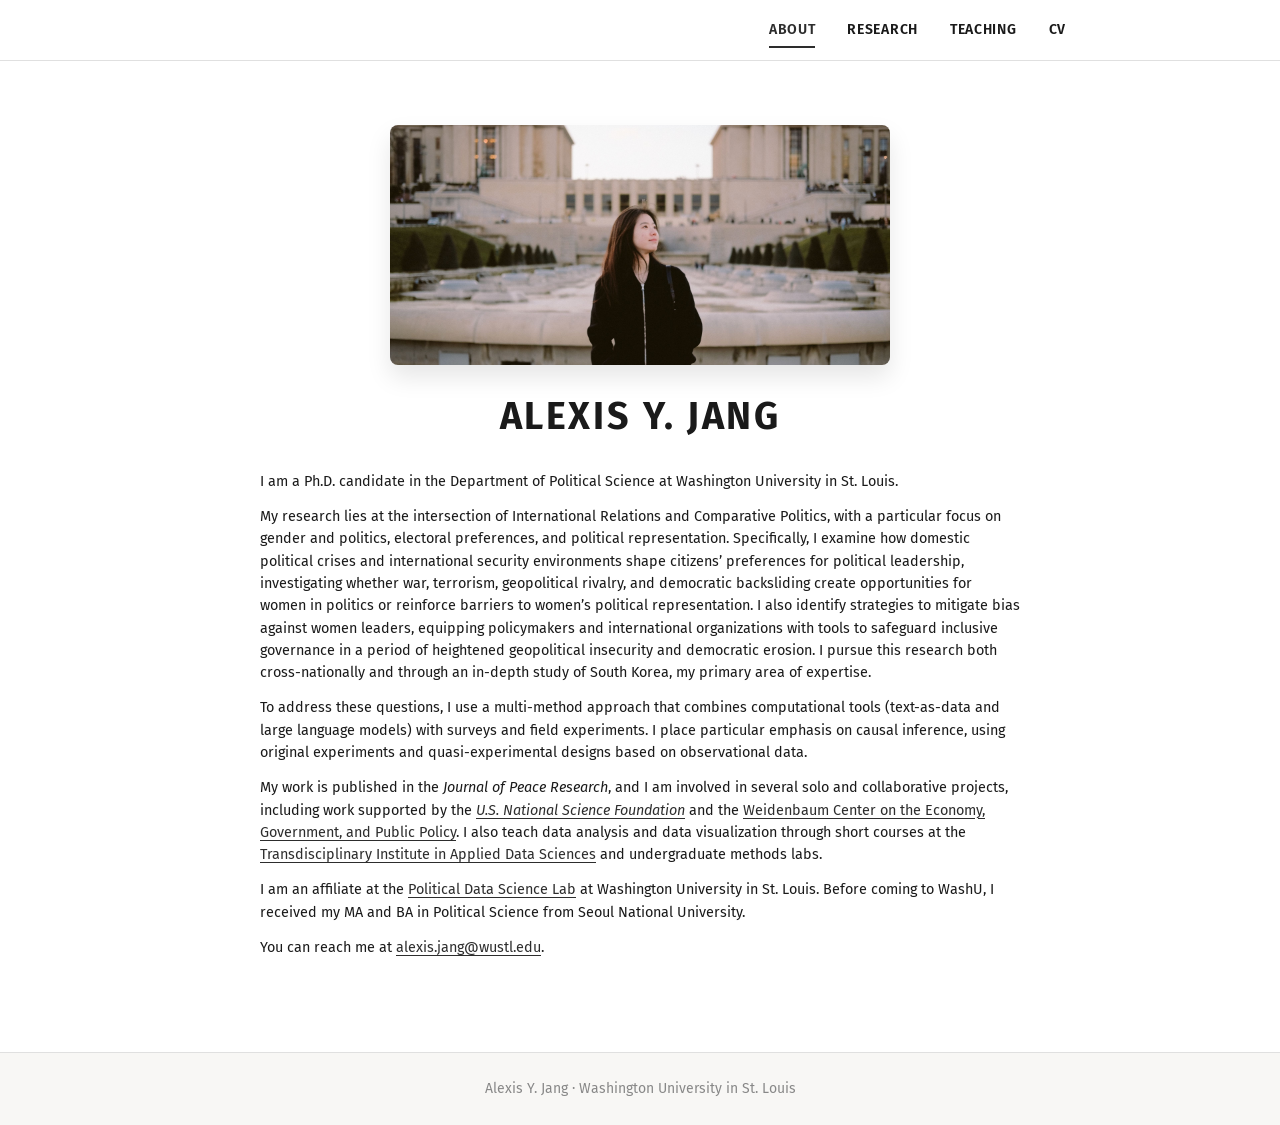
<file: index.html>
<!DOCTYPE html>
<html lang="en">
<head>
  <meta charset="UTF-8">
  <meta name="viewport" content="width=device-width, initial-scale=1.0">
  <title>Alexis Y. Jang | Political Science</title>
  <link rel="preconnect" href="https://fonts.googleapis.com">
  <link rel="preconnect" href="https://fonts.gstatic.com" crossorigin>
  <link href="https://fonts.googleapis.com/css2?family=Fira+Sans:ital,wght@0,100;0,200;0,300;0,400;0,500;0,600;0,700;0,800;0,900;1,100;1,200;1,300;1,400;1,500;1,600;1,700;1,800;1,900&display=swap" rel="stylesheet">
  <link rel="stylesheet" href="style.css">
  <link rel="stylesheet" href="about.css">
</head>
<body>

  <header class="site-header">
    <div class="nav-container nav-only">
      <ul class="nav-links">
        <li><a href="index.html" class="active">About</a></li>
        <li><a href="research.html">Research</a></li>
        <li><a href="teaching.html">Teaching</a></li>
        <li><a href="cv.pdf">CV</a></li>
      </ul>
    </div>
  </header>


<main class="page-content home-content">
  <section class="home-intro">
    <img class="home-photo" src="IMG_7166.JPG" alt="Alexis Y. Jang" />

    <h1>Alexis Y. Jang</h1>

    <div class="home-bio">
      <p>I am a Ph.D. candidate in the Department of Political Science at Washington University in St. Louis.</p>

      <p>My research lies at the intersection of International Relations and Comparative Politics, with a particular focus on gender and politics, electoral preferences, and political representation. Specifically, I examine how domestic political crises and international security environments shape citizens’ preferences for political leadership, investigating whether war, terrorism, geopolitical rivalry, and democratic backsliding create opportunities for women in politics or reinforce barriers to women’s political representation. I also identify strategies to mitigate bias against women leaders, equipping policymakers and international organizations with tools to safeguard inclusive governance in a period of heightened geopolitical insecurity and democratic erosion. I pursue this research both cross-nationally and through an in-depth study of South Korea, my primary area of expertise.</p>

      <p>To address these questions, I use a multi-method approach that combines computational tools (text-as-data and large language models) with surveys and field experiments. I place particular emphasis on causal inference, using original experiments and quasi-experimental designs based on observational data.</p>

      <p>My work is published in the <em>Journal of Peace Research</em>, and I am involved in several solo and collaborative projects, including work supported by the <a href="https://www.nsf.gov/"><em>U.S. National Science Foundation</em></a> and the <a href="https://wc.washu.edu/">Weidenbaum Center on the Economy, Government, and Public Policy</a>. I also teach data analysis and data visualization through short courses at the <a href="https://triads.washu.edu/">Transdisciplinary Institute in Applied Data Sciences</a> and undergraduate methods labs.</p>

      <p>I am an affiliate at the <a href="https://politicaldatascience.com/">Political Data Science Lab</a> at Washington University in St. Louis. Before coming to WashU, I received my MA and BA in Political Science from Seoul National University.</p>

      <p>You can reach me at <a href="mailto:alexis.jang@wustl.edu">alexis.jang@wustl.edu</a>.</p>
    </div>
  </section>
</main>

  <footer class="site-footer">
    <p>Alexis Y. Jang &middot; Washington University in St. Louis</p>
  </footer>

</body>
</html>
</file>
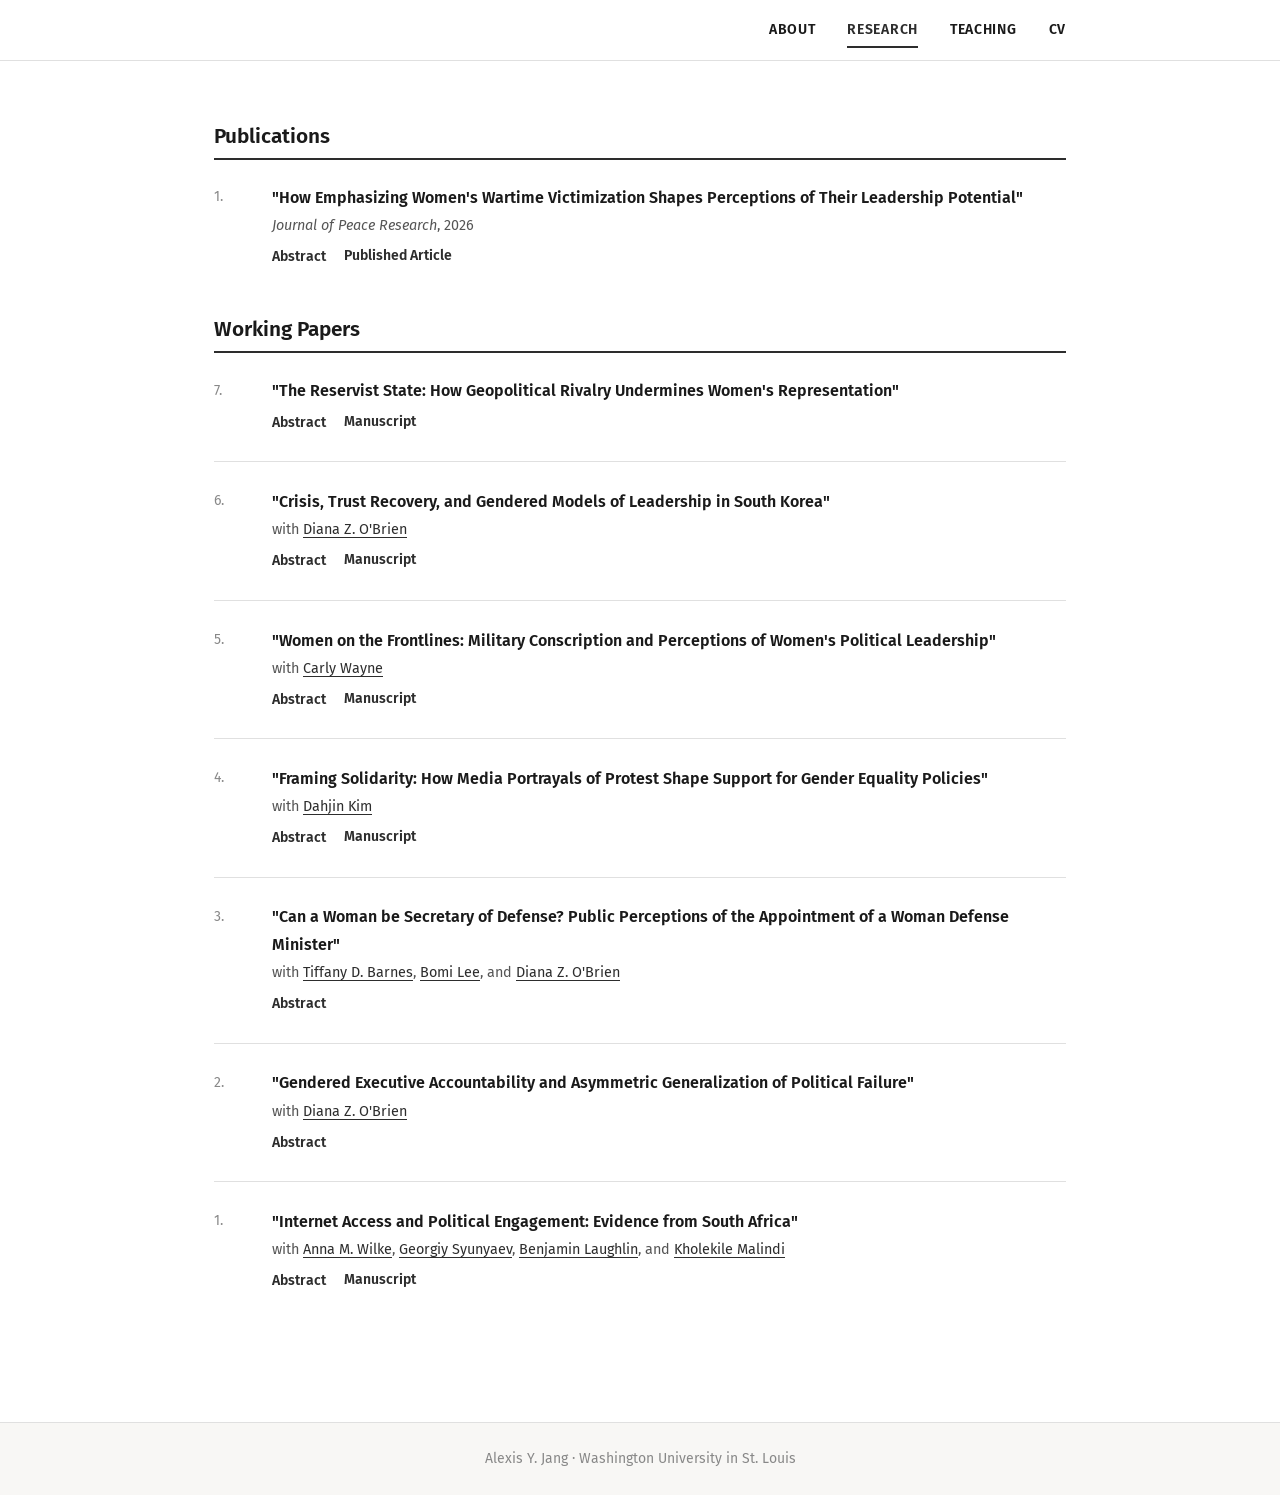
<file: research.html>
<!DOCTYPE html>
<html lang="en">
<head>
  <meta charset="UTF-8">
  <meta name="viewport" content="width=device-width, initial-scale=1.0">
  <title>Alexis Y. Jang | Research</title>
  <link rel="preconnect" href="https://fonts.googleapis.com">
  <link rel="preconnect" href="https://fonts.gstatic.com" crossorigin>
  <link href="https://fonts.googleapis.com/css2?family=Fira+Sans:ital,wght@0,100;0,200;0,300;0,400;0,500;0,600;0,700;0,800;0,900;1,100;1,200;1,300;1,400;1,500;1,600;1,700;1,800;1,900&display=swap" rel="stylesheet">
  <link rel="stylesheet" href="style.css">
</head>
<body>

  <header class="site-header">
    <div class="nav-container nav-only">
      <ul class="nav-links">
        <li><a href="index.html">About</a></li>
        <li><a href="research.html" class="active">Research</a></li>
        <li><a href="teaching.html">Teaching</a></li>
        <li><a href="cv.pdf">CV</a></li>
      </ul>
    </div>
  </header>

  <main class="page-content">

    <h2 class="section-heading">Publications</h2>
    <div class="papers-list">
      <div class="paper">
        <div class="paper-num">1.</div>
        <div class="paper-body">
          <div class="paper-title">
            "How Emphasizing Women's Wartime Victimization Shapes Perceptions of Their Leadership Potential"
          </div>

          <div class="paper-venue">
            <em>Journal of Peace Research</em>, 2026
          </div>

          <div class="paper-actions">
            <details class="paper-abstract">
              <summary>Abstract</summary>
              <div class="paper-abstract-text">
                <p>Does portraying women as wartime victims shape citizens' perceptions of their leadership potential? Conflict-related media coverage disproportionately frames women as victims of war, yet little is known about whether these portrayals shape public attitudes toward women's political authority in security and foreign policy — domains in which women remain significantly underrepresented. Highlighting gendered victimization may increase support for women's representation by casting women as especially attuned to humanitarian suffering and the needs of vulnerable populations. At the same time, such portrayals may activate paternalistic protectionism that undercuts confidence in women's political authority. Analysis of over 15,000 Facebook posts from 17 major news outlets covering conflicts in Afghanistan, Israel-Palestine, and Ukraine-Russia shows that women's wartime suffering is a persistent feature of conflict coverage, consistently outnumbering references to men's victimization and frequently linked to children, sexual violence, and social vulnerability. An original preregistered survey experiment in the United States (N = 995) provides causal evidence that exposure to narratives emphasizing women's wartime suffering increases support for women's leadership in peacebuilding, including conflict resolution and post-conflict negotiations. These effects, however, do not extend to support for women's leadership in militarized security domains such as national defense or warfare, revealing an asymmetry in how victimhood shapes gendered leadership evaluations. Exploratory analyses further indicate that although victimization narratives heighten support for women's descriptive and substantive representation, they also strengthen benevolent sexism, which activates stereotypes that women lack the competence associated with hard security roles. Together, these findings suggest that highlighting women's wartime experiences can broaden demand for their inclusion in peacebuilding, yet expanding their authority in militarized security roles will require long-term shifts toward gender-egalitarian norms.</p>
              </div>
            </details>

          <a
            class="paper-action"
            href="https://doi.org/10.1093/jopres/xjag039"
            target="_blank"
            rel="noopener"
          >
          Published Article
          </a>
        </div>
        </div>
      </div>
    </div>


    <h2 class="section-heading">Working Papers</h2>
    <div class="papers-list">

       <div class="paper">
       <div class="paper-num">7.</div>
        <div class="paper-body">
          <div class="paper-title">"The Reservist State: How Geopolitical Rivalry Undermines Women's Representation"</div>
          <div class="paper-actions">
            <details class="paper-abstract">
              <summary>Abstract</summary>
              <div class="paper-abstract-text">
                <p>Despite global gains in women's political representation, several democracies, including the United States, Israel, and South Korea, continue to lag behind. This paper asks whether protracted interstate rivalry helps explain this pattern. I develop a theory of <em>reservist values</em>, arguing that geopolitical rivalry cultivates three critical social values—deference to authority, civic duty toward national defense, and trust in military institutions—to foster civic readiness for national contingencies. These values channel confidence toward traditional leadership prototypes and their predominantly male occupants, making citizens who hold them more skeptical of women's leadership. I test this argument using an original multi-country survey in five democracies, a cross-national survey of over 120,000 respondents, and electoral outcomes in 83 countries. Results show that citizens in rivalry states hold stronger reservist values, and that reservist values predict skepticism toward women's leadership. These attitudinal differences are reflected in broader political outcomes, as rivalry states exhibit greater voter-level bias against women's leadership and lower levels of women's representation. I further propose and test two interventions that reduce bias against women's leadership, even among those who strongly endorse reservist values. By revealing how external pressures shape the gendered distribution of political power and identifying ways to counteract these pressures, this study advances our understanding of women’s political representation in an era of enduring global insecurity.</p>
              </div>
            </details>

            <a
              class="paper-action"
              href="Jang_manuscript.pdf"
              target="_blank"
              rel="noopener"
            >
              Manuscript
            </a>
          </div>
        </div>
      </div>

       <div class="paper">
        <div class="paper-num">6.</div>
        <div class="paper-body">
          <div class="paper-title">"Crisis, Trust Recovery, and Gendered Models of Leadership in South Korea"</div>
          <div class="paper-coauthors">with <a href="https://sites.google.com/view/dianazobrien/home">Diana Z. O'Brien</a></div>
          <div class="paper-actions">
            <details class="paper-abstract">
              <summary>Abstract</summary>
              <div class="paper-abstract-text">
                <p>Democratic backsliding and resilience shape citizens’ evaluations of the political leaders involved. We argue that they can also influence citizens’ broader beliefs about political leadership. We examine support for <em>male political authority</em>—the belief that men are especially suited to political leadership and that effective leaders possess masculine-coded traits—across South Korea’s 2024–25 democratic crisis and recovery. We posit that periods of acute democratic strain may weaken attachment to male political authority. As institutions recover, however, familiar expectations about who should lead and how reassert themselves. We test this claim with an original four-wave panel survey conducted after martial law and the National Assembly’s impeachment vote and continuing through the Constitutional Court ruling, presidential campaign, and post-election transition. Respondents initially expressed weaker attachment to male political authority, but this openness receded as ordinary politics resumed. Resilience can thus stabilize institutions while leaving the gendered foundations of political authority intact.</p>
              </div>
            </details>

            <a
              class="paper-action"
              href="Jang&amp;O'Brien.pdf"
              target="_blank"
              rel="noopener"
            >
              Manuscript
            </a>
          </div>
        </div>
      </div>

      <div class="paper">
        <div class="paper-num">5.</div>
        <div class="paper-body">
          <div class="paper-title">"Women on the Frontlines: Military Conscription and Perceptions of Women's Political Leadership"</div>
          <div class="paper-coauthors">with <a href="https://www.carlywayne.com/">Carly Wayne</a></div>
          <div class="paper-actions">
            <details class="paper-abstract">
              <summary>Abstract</summary>
              <div class="paper-abstract-text">
                <p>Military service has long been linked to civic inclusion, raising the possibility that women's participation in the military could likewise advance women's political empowerment by changing gender attitudes, signaling women's equal contribution and competence in national defense. We argue, however, that extending conscription to women may instead reinforce barriers to women's political leadership by increasing the salience of militarism, thereby strengthening preferences for masculine leadership. To test this argument, we conduct a multi-country survey experiment in Finland, Denmark, South Korea, and Taiwan. We find that exposure to news about women's conscription significantly reduces support for female political candidates, with effects similar to those of news about men's conscription. We also, surprisingly, find no meaningful differences across women's and men's conscription conditions in downstream gender attitudes or support for women leaders. These findings suggest that gender-neutral conscription policies may reinforce rather than weaken existing gender hierarchies in political leadership.</p>
              </div>
            </details>

            <a
              class="paper-action"
              href="Jang&amp;Wayne.pdf"
              target="_blank"
              rel="noopener"
            >
              Manuscript
            </a>
          </div>
        </div>
      </div>

       <div class="paper">
        <div class="paper-num">4.</div>
        <div class="paper-body">
          <div class="paper-title">"Framing Solidarity: How Media Portrayals of Protest Shape Support for Gender Equality Policies"</div>
          <div class="paper-coauthors">with <a href="https://dahjinkim.github.io/">Dahjin Kim</a></div>
          <div class="paper-actions">
            <details class="paper-abstract">
              <summary>Abstract</summary>
              <div class="paper-abstract-text">
                <p>Can social movements be a vehicle, not just for advancing their stated demands, but for building solidarity between majority and minority participants? We argue that minority groups' prominent role in mass protest can generate public support for their equal standing — but only when their participation is portrayed alongside majority participants under a shared civic identity, which reveals the gap between their equal contributions and unequal treatment. When marginalized group is singled out as a sole protagonist, cross-cutting solidarity may not materialize. An original survey experiment in South Korea following the 2024 pro-democracy protests (N=1,674) supports this argument. Portraying protests as driven by a civic coalition of both women and men increases support for women's equality policies among protest supporters, operating through perceptions of deservingness, whereas portraying women as the protagonists produces no effect. A follow-up experiment (N=1,000) confirms that civic coalition portrayals increase attention to structural inequalities women face.</p>
              </div>
            </details>

            <a
              class="paper-action"
              href="Jang&amp;Kim.pdf"
              target="_blank"
              rel="noopener"
            >
              Manuscript
            </a>
          </div>
        </div>
      </div>

      <div class="paper">
        <div class="paper-num">3.</div>
        <div class="paper-body">
          <div class="paper-title">"Can a Woman be Secretary of Defense? Public Perceptions of the Appointment of a Woman Defense Minister"</div>
          <div class="paper-coauthors">with <a href="https://tiffanydbarnes.weebly.com/">Tiffany D. Barnes</a>, <a href="https://bomiklee.com/">Bomi Lee</a>, and <a href="https://sites.google.com/view/dianazobrien/home">Diana Z. O'Brien</a></div>
          <div class="paper-actions">
            <details class="paper-abstract">
              <summary>Abstract</summary>
              <div class="paper-abstract-text">
                <p>In the U.S., the Department of Defense is the only cabinet ministry that remains male-dominated. Is public opinion part of the barrier to women's access to power? How would citizens, both at home and abroad, respond to women's appointment as Secretary of Defense? This paper explores the opinions of ordinary Americans and our allies towards women defense ministers. We examine attitudes towards the government and the military with the appointment of a woman as Secretary of Defense. While stereotypes towards women are eroding, defense remains an area in which citizens perceive men to be more competent than women. Our study allows us to assess whether public opinion is a barrier to women's appointment to these positions. It also allows us to prepare for a future in which women gain access to this portfolio. Given that women are unlikely to remain indefinitely excluded from the post, it is important to assess how their appointment would affect public opinion at home as well as perceptions of the U.S. abroad.</p>
              </div>
            </details>
          </div>
        </div>
      </div>

      <div class="paper">
        <div class="paper-num">2.</div>
        <div class="paper-body">
          <div class="paper-title">"Gendered Executive Accountability and Asymmetric Generalization of Political Failure"</div>
          <div class="paper-coauthors">with <a href="https://sites.google.com/view/dianazobrien/home">Diana Z. O'Brien</a></div>
          <div class="paper-actions">
            <details class="paper-abstract">
              <summary>Abstract</summary>
              <div class="paper-abstract-text">
                <p>Why does the failure of a woman leader become a judgment about women in politics, whereas the failure of a man remains his alone? We argue that media coverage of women leaders’ political failures disproportionately invokes gender stereotypes, facilitating the generalization of an individual leader’s shortcomings to women as a group. To test this argument, we use large language models (LLMs) to measure gendered portrayals of Park Geun-hye and Yoon Suk-yeol—two impeached South Korean presidents, one woman and one man—across a decade-long corpus of more than 307,000 news articles. We then combine these measures with longitudinal presidential approval data and an original two-wave panel survey. Findings indicate that, relative to their pre-crisis baselines, political failure produces a significantly larger increase in depictions of weakness and deficiencies in agentic leadership for the woman president than for the man president. References to Park as a "female president" spike following her political downfall, and the term becomes increasingly associated with misogynistic and sexualized language. Even eight years later, citizens believe that Park’s impeachment affected how society views women’s suitability for political leadership.</p>
              </div>
            </details>
          </div>
        </div>
      </div>

      <div class="paper">
        <div class="paper-num">1.</div>
        <div class="paper-body">
          <div class="paper-title">"Internet Access and Political Engagement: Evidence from South Africa"</div>
          <div class="paper-coauthors">with <a href="https://anna-wilke.com/#about">Anna M. Wilke</a>, <a href="https://gsyunyaev.com/">Georgiy Syunyaev</a>, <a href="https://www.benjamin-laughlin.com/">Benjamin Laughlin</a>, and <a href="https://pasrc.princeton.edu/members/individuals/kholekile-malindi">Kholekile Malindi</a></div>
          <div class="paper-actions">
            <details class="paper-abstract">
              <summary>Abstract</summary>
              <div class="paper-abstract-text">
                <p>Internet access is expanding in low- and middle-income contexts, yet its political effects remain unclear and may depend on how people connect. We study a pre-registered field experiment in a low-income South African township, where the high cost of mobile data constrains use. Around the 2024 national election, we randomly provided households with 8–12 months of uncapped home internet and cross-randomized exposure to an online get-out-the-vote campaign. Combining household surveys, verified turnout, and behavioral traces, we find that home connections increase in-person local political engagement — attendance at ward/community meetings and complaints to ward/municipal officials — while leaving voter turnout and online political participation unchanged. We detect no systematic shifts in political knowledge, views, or broad news consumption patterns. Evidence is consistent with a behavioral channel in which home connectivity raises time spent at home and incidental exposure to local governance and offline networks, with suggestive stronger effects among men. The results show that expanding home internet, distinct from mobile data, can strengthen place-based participation without mobilizing online activism or turnout, underscoring that the mode of access conditions the political consequences of going online.</p>
              </div>
            </details>

            <a
              class="paper-action"
              href="WiFi_RCT.pdf"
              target="_blank"
              rel="noopener"
            >
              Manuscript
            </a>
          </div>
        </div>
      </div>

    </div>
  </main>

  <footer class="site-footer">
    <p>Alexis Y. Jang &middot; Washington University in St. Louis</p>
  </footer>

</body>
</html>
</file>
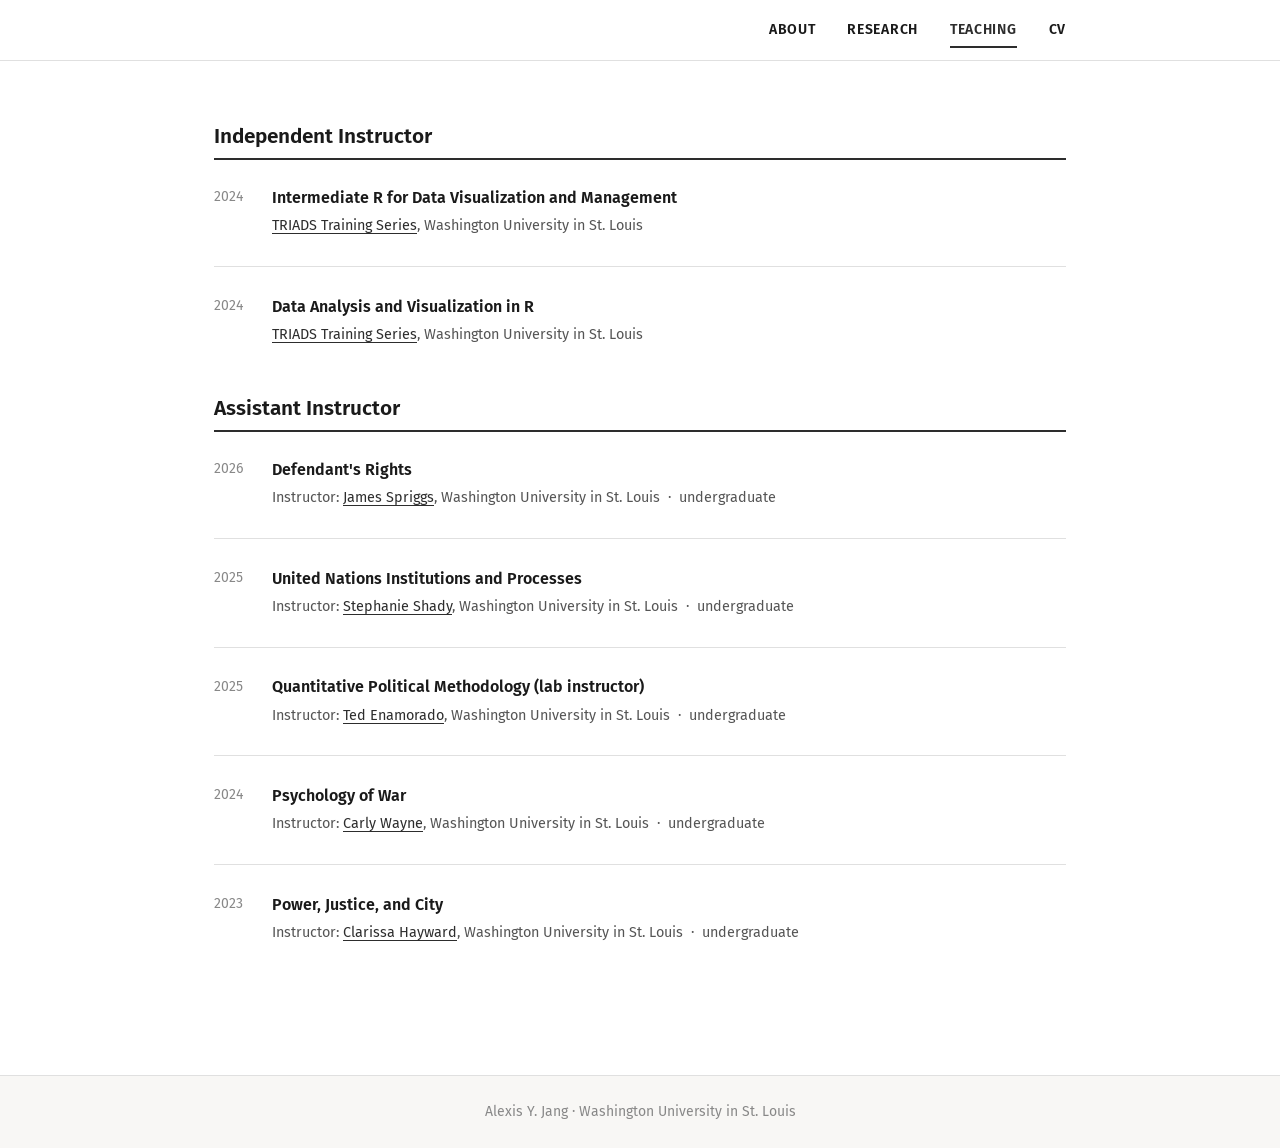
<file: teaching.html>
<!DOCTYPE html>
<html lang="en">
<head>
  <meta charset="UTF-8">
  <meta name="viewport" content="width=device-width, initial-scale=1.0">
  <title>Alexis Y. Jang | Teaching</title>
  <link rel="preconnect" href="https://fonts.googleapis.com">
  <link rel="preconnect" href="https://fonts.gstatic.com" crossorigin>
  <link href="https://fonts.googleapis.com/css2?family=Fira+Sans:ital,wght@0,100;0,200;0,300;0,400;0,500;0,600;0,700;0,800;0,900;1,100;1,200;1,300;1,400;1,500;1,600;1,700;1,800;1,900&display=swap" rel="stylesheet">
  <link rel="stylesheet" href="style.css">
</head>
<body>

  <header class="site-header">
    <div class="nav-container nav-only">
      <ul class="nav-links">
        <li><a href="index.html">About</a></li>
        <li><a href="research.html">Research</a></li>
        <li><a href="teaching.html" class="active">Teaching</a></li>
        <li><a href="cv.pdf">CV</a></li>
      </ul>
    </div>
  </header>

  <main class="page-content">

    <h2 class="section-heading">Independent Instructor</h2>
    <div class="papers-list">

      <div class="paper">
        <div class="paper-num">2024</div>
        <div class="paper-body">
          <div class="paper-title">Intermediate R for Data Visualization and Management</div>
          <div class="paper-venue"><a href="https://triads.wustl.edu/">TRIADS Training Series</a>, Washington University in St. Louis</div>
        </div>
      </div>

      <div class="paper">
        <div class="paper-num">2024</div>
        <div class="paper-body">
          <div class="paper-title">Data Analysis and Visualization in R</div>
          <div class="paper-venue"><a href="https://triads.wustl.edu/">TRIADS Training Series</a>, Washington University in St. Louis</div>
        </div>
      </div>

    </div>

    <h2 class="section-heading">Assistant Instructor</h2>
    <div class="papers-list">

      <div class="paper">
        <div class="paper-num">2026</div>
        <div class="paper-body">
          <div class="paper-title">Defendant's Rights</div>
          <div class="paper-venue">Instructor: <a href="https://polisci.wustl.edu/people/james-f-spriggs-ii">James Spriggs</a>, Washington University in St. Louis &nbsp;&middot;&nbsp; undergraduate</div>
        </div>
      </div>

      <div class="paper">
        <div class="paper-num">2025</div>
        <div class="paper-body">
          <div class="paper-title">United Nations Institutions and Processes</div>
          <div class="paper-venue">Instructor: <a href="https://stephanieshady.com/">Stephanie Shady</a>, Washington University in St. Louis &nbsp;&middot;&nbsp; undergraduate</div>
        </div>
      </div>

      <div class="paper">
        <div class="paper-num">2025</div>
        <div class="paper-body">
          <div class="paper-title">Quantitative Political Methodology (lab instructor)</div>
          <div class="paper-venue">Instructor: <a href="https://tedenamorado.com/">Ted Enamorado</a>, Washington University in St. Louis &nbsp;&middot;&nbsp; undergraduate</div>
        </div>
      </div>

      <div class="paper">
        <div class="paper-num">2024</div>
        <div class="paper-body">
          <div class="paper-title">Psychology of War</div>
          <div class="paper-venue">Instructor: <a href="https://www.carlywayne.com/">Carly Wayne</a>, Washington University in St. Louis &nbsp;&middot;&nbsp; undergraduate</div>
        </div>
      </div>

      <div class="paper">
        <div class="paper-num">2023</div>
        <div class="paper-body">
          <div class="paper-title">Power, Justice, and City</div>
          <div class="paper-venue">Instructor: <a href="https://polisci.wustl.edu/people/clarissa-rile-hayward">Clarissa Hayward</a>, Washington University in St. Louis &nbsp;&middot;&nbsp; undergraduate</div>
        </div>
      </div>

    </div>

  </main>

  <footer class="site-footer">
    <p>Alexis Y. Jang &middot; Washington University in St. Louis</p>
  </footer>

</body>
</html>
</file>
<file: style.css>
:root {
  --bg: #FFFFFF;
  --surface: #F8F7F5;
  --text-primary: #1A1A1A;
  --text-secondary: #555555;
  --text-tertiary: #888888;
  --accent: #2d2d2d;
  --accent-hover: #000000;
  --border: #E0E0E0;
  --font-heading: 'Fira Sans', Arial, sans-serif;
  --font-body: 'Fira Sans', Arial, sans-serif;
  --max-width: 900px;
  --nav-height: 60px;
}

*, *::before, *::after {
  margin: 0;
  padding: 0;
  box-sizing: border-box;
}

html { font-size: 16px; scroll-behavior: smooth; }

body {
  font-family: var(--font-body);
  font-size: .95rem;
  line-height: 1.7;
  color: var(--text-primary);
  background-color: var(--bg);
  -webkit-font-smoothing: antialiased;
}

a {
  color: var(--accent);
  text-decoration: underline;
  text-underline-offset: 3px;
  transition: color 0.2s ease;
}
a:hover { color: var(--accent-hover); }

p { margin-bottom: 1rem; }
p:last-child { margin-bottom: 0; }

h1, h2, h3 {
  font-family: var(--font-heading);
  line-height: 1.2;
  color: var(--text-primary);
}

/* ── Navigation ── */
.site-header {
  position: sticky;
  top: 0;
  z-index: 100;
  background-color: var(--bg);
  border-bottom: 1px solid var(--border);
}

.nav-container {
  max-width: var(--max-width);
  margin: 0 auto;
  padding: 0 1.5rem;
  display: flex;
  align-items: center;
  justify-content: space-between;
  height: var(--nav-height);
}

.site-name {
  font-family: var(--font-heading);
  font-size: 1.6rem;
  font-weight: 700;
  color: var(--text-primary);
  text-decoration: none !important;
}
.site-name:hover { color: var(--accent); }

.nav-links {
  display: flex;
  gap: 2rem;
  list-style: none;
}

.nav-links a {
  color: var(--text-primary);
  font-size: 0.875rem;
  font-weight: 600;
  text-transform: uppercase;
  letter-spacing: 0.05em;
  padding: 0.5rem 0;
  border-bottom: 2px solid transparent;
  text-decoration: none;
  transition: color 0.2s, border-color 0.2s;
}
.nav-links a:hover { color: var(--accent); }
.nav-links a.active { color: var(--accent); border-bottom-color: var(--accent); }

/* ── Home page ── */
.nav-only {
  justify-content: flex-end;
}

.home-content {
  max-width: 900px;
  padding-top: .5rem;
  padding-bottom: 2rem;
}

.home-intro {
  text-align: center;
}

.home-photo {
  width: min(500px, 100%);
  height: 240px;
  object-fit: cover;
  object-position: center 40%;
  display: block;
  margin: 0 auto 1.8rem;
  border-radius: 8px;
  box-shadow: 0 12px 24px rgba(0,0,0,0.10);
}

.home-intro h1 {
  font-size: 2.35rem;
  font-weight: 700;
  letter-spacing: 0.07em;
  text-transform: uppercase;
  margin-bottom: 2rem;
  text-align: center;
}

.home-bio {
  max-width: 760px;
  margin: 0 auto;
  text-align: left;
}

.home-bio p {
  font-size: 0.9rem;
  line-height: 1.55;
  margin-bottom: 0.8rem;
}


@media (max-width: 600px) {
  .nav-only {
    justify-content: center;
  }

  .home-content {
    padding-top: 3rem;
  }

  .home-photo {
    width: 100%;
    height: 240px;
  }

  .home-intro h1 {
    font-size: 2.2rem;
    letter-spacing: 0.04em;
    margin-bottom: 2rem;
  }
}



/* ── Page layout ── */
.page-content {
  max-width: var(--max-width);
  margin: 0 auto;
  padding: 4rem 1.5rem 5rem;
}


/* ── Research page ── */
.section-heading {
  font-family: var(--font-heading);
  font-size: 1.3rem;
  font-weight: 600;
  margin-bottom: 1.5rem;
  padding-bottom: 0.5rem;
  border-bottom: 2px solid var(--accent);
}

.papers-list {
  margin-bottom: 3rem;
}

.paper {
  display: flex;
  gap: 1rem;
  padding-bottom: 1.6rem;
  margin-bottom: 1.6rem;
  border-bottom: 1px solid var(--border);
}
.paper:last-child { border-bottom: none; padding-bottom: 0; margin-bottom: 0; }

.paper-num {
  font-size: 0.875rem;
  color: var(--text-tertiary);
  flex-shrink: 0;
  width: 3em;
  padding-top: 0.1em;
  font-family: var(--font-heading);
}

.paper-body { flex: 1; }

.paper-title {
  font-family: var(--font-heading);
  font-size: 1rem;
  font-weight: 600;
  margin-bottom: 0.2rem;
  color: var(--text-primary);
}

.paper-venue {
  font-size: .9rem;
  color: var(--text-secondary);
  margin-bottom: 0.1rem;
}

.paper-coauthors {
  font-size: .9rem;
  color: var(--text-secondary);
  margin-bottom: 0.1rem;
}

.paper-actions {
  position: relative;
  margin-top: 0.35rem;
  padding-top: 0;
}

.paper-abstract {
  margin: 0;
}

.paper-abstract summary {
  display: inline-block;
  font-size: 0.875rem;
  font-weight: 600;
  color: var(--accent);
  cursor: pointer;
  user-select: none;
  list-style: none;
}

.paper-abstract summary::-webkit-details-marker {
  display: none;
}

.paper-action {
  position: absolute;
  top: 0;
  left: 4.5rem;
  font-size: 0.875rem;
  font-weight: 600;
  color: var(--accent);
  text-decoration: none;
}

.paper-abstract-text {
  margin-top: 0.75rem;
}

.paper-abstract-text p {
  font-size: 0.85rem;
  color: var(--text-secondary);
  line-height: 1.7;
}

.paper-abstract summary:hover,
.paper-action:hover {
  color: var(--accent-hover);
}


/* ── Footer ── */
.site-footer {
  background-color: var(--surface);
  border-top: 1px solid var(--border);
  padding: 1.5rem 0;
  text-align: center;
}
.site-footer p {
  font-size: 0.875rem;
  color: var(--text-tertiary);
  margin: 0;
}

/* ── Responsive ── */
@media (max-width: 600px) {
  .nav-container {
    height: auto;
    padding-top: 0.75rem;
    padding-bottom: 0.75rem;
    flex-wrap: wrap;
    gap: 0.4rem;
  }
  .site-name { font-size: 1.15rem; }
  .nav-links { gap: 1rem; }
  .page-content { padding-top: 2.5rem; }
}


/* ── Font ── */
.fira-sans-thin {
  font-family: "Fira Sans", sans-serif;
  font-weight: 100;
  font-style: normal;
}

.fira-sans-extralight {
  font-family: "Fira Sans", sans-serif;
  font-weight: 200;
  font-style: normal;
}

.fira-sans-light {
  font-family: "Fira Sans", sans-serif;
  font-weight: 300;
  font-style: normal;
}

.fira-sans-regular {
  font-family: "Fira Sans", sans-serif;
  font-weight: 400;
  font-style: normal;
}

.fira-sans-medium {
  font-family: "Fira Sans", sans-serif;
  font-weight: 500;
  font-style: normal;
}

.fira-sans-semibold {
  font-family: "Fira Sans", sans-serif;
  font-weight: 600;
  font-style: normal;
}

.fira-sans-bold {
  font-family: "Fira Sans", sans-serif;
  font-weight: 700;
  font-style: normal;
}

.fira-sans-extrabold {
  font-family: "Fira Sans", sans-serif;
  font-weight: 800;
  font-style: normal;
}

.fira-sans-black {
  font-family: "Fira Sans", sans-serif;
  font-weight: 900;
  font-style: normal;
}

.fira-sans-thin-italic {
  font-family: "Fira Sans", sans-serif;
  font-weight: 100;
  font-style: italic;
}

.fira-sans-extralight-italic {
  font-family: "Fira Sans", sans-serif;
  font-weight: 200;
  font-style: italic;
}

.fira-sans-light-italic {
  font-family: "Fira Sans", sans-serif;
  font-weight: 300;
  font-style: italic;
}

.fira-sans-regular-italic {
  font-family: "Fira Sans", sans-serif;
  font-weight: 400;
  font-style: italic;
}

.fira-sans-medium-italic {
  font-family: "Fira Sans", sans-serif;
  font-weight: 500;
  font-style: italic;
}

.fira-sans-semibold-italic {
  font-family: "Fira Sans", sans-serif;
  font-weight: 600;
  font-style: italic;
}

.fira-sans-bold-italic {
  font-family: "Fira Sans", sans-serif;
  font-weight: 700;
  font-style: italic;
}

.fira-sans-extrabold-italic {
  font-family: "Fira Sans", sans-serif;
  font-weight: 800;
  font-style: italic;
}

.fira-sans-black-italic {
  font-family: "Fira Sans", sans-serif;
  font-weight: 900;
  font-style: italic;
}
</file>
<file: about.css>
.about-layout {
  width: min(100vw - 3rem, 1080px);
  margin-left: calc((100% - min(100vw - 3rem, 1080px)) / 2);
}

@media (max-width: 600px) {
  .about-layout {
    width: 100%;
    margin-left: 0;
  }
}
</file>
